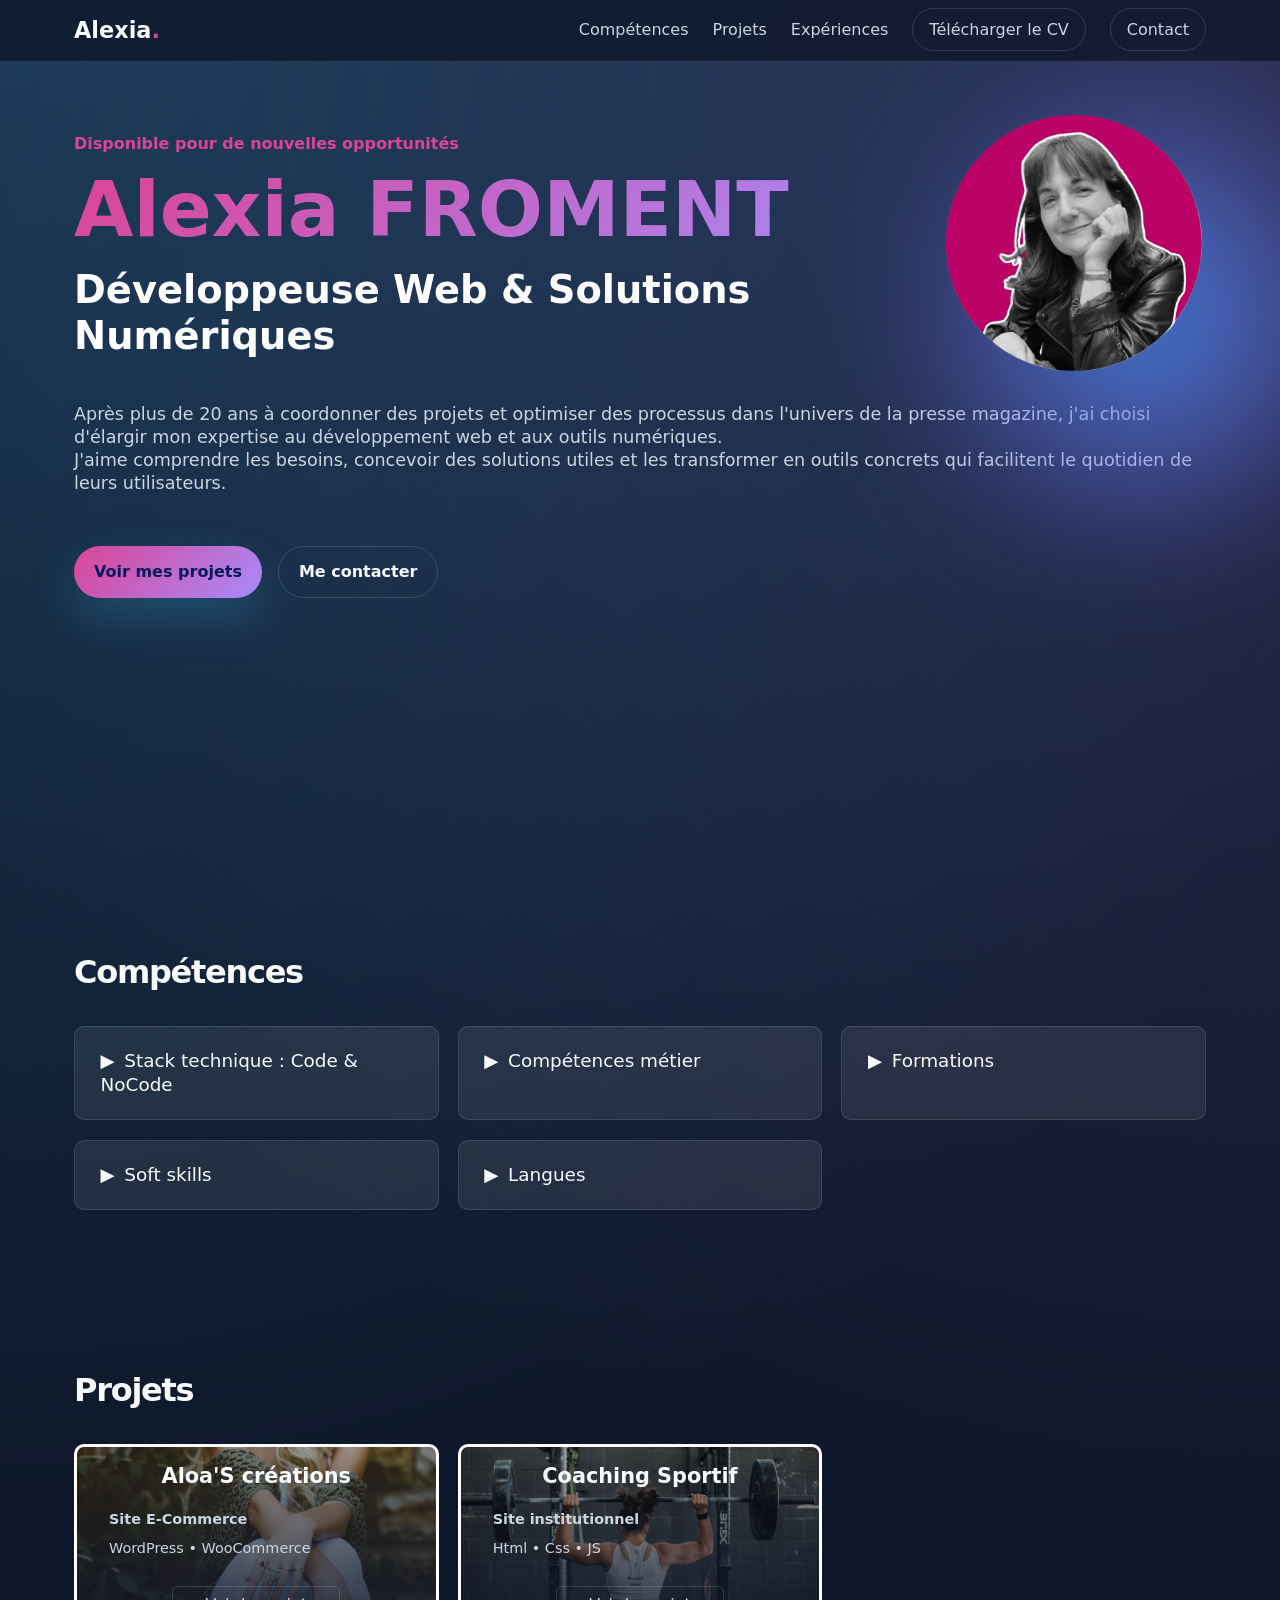
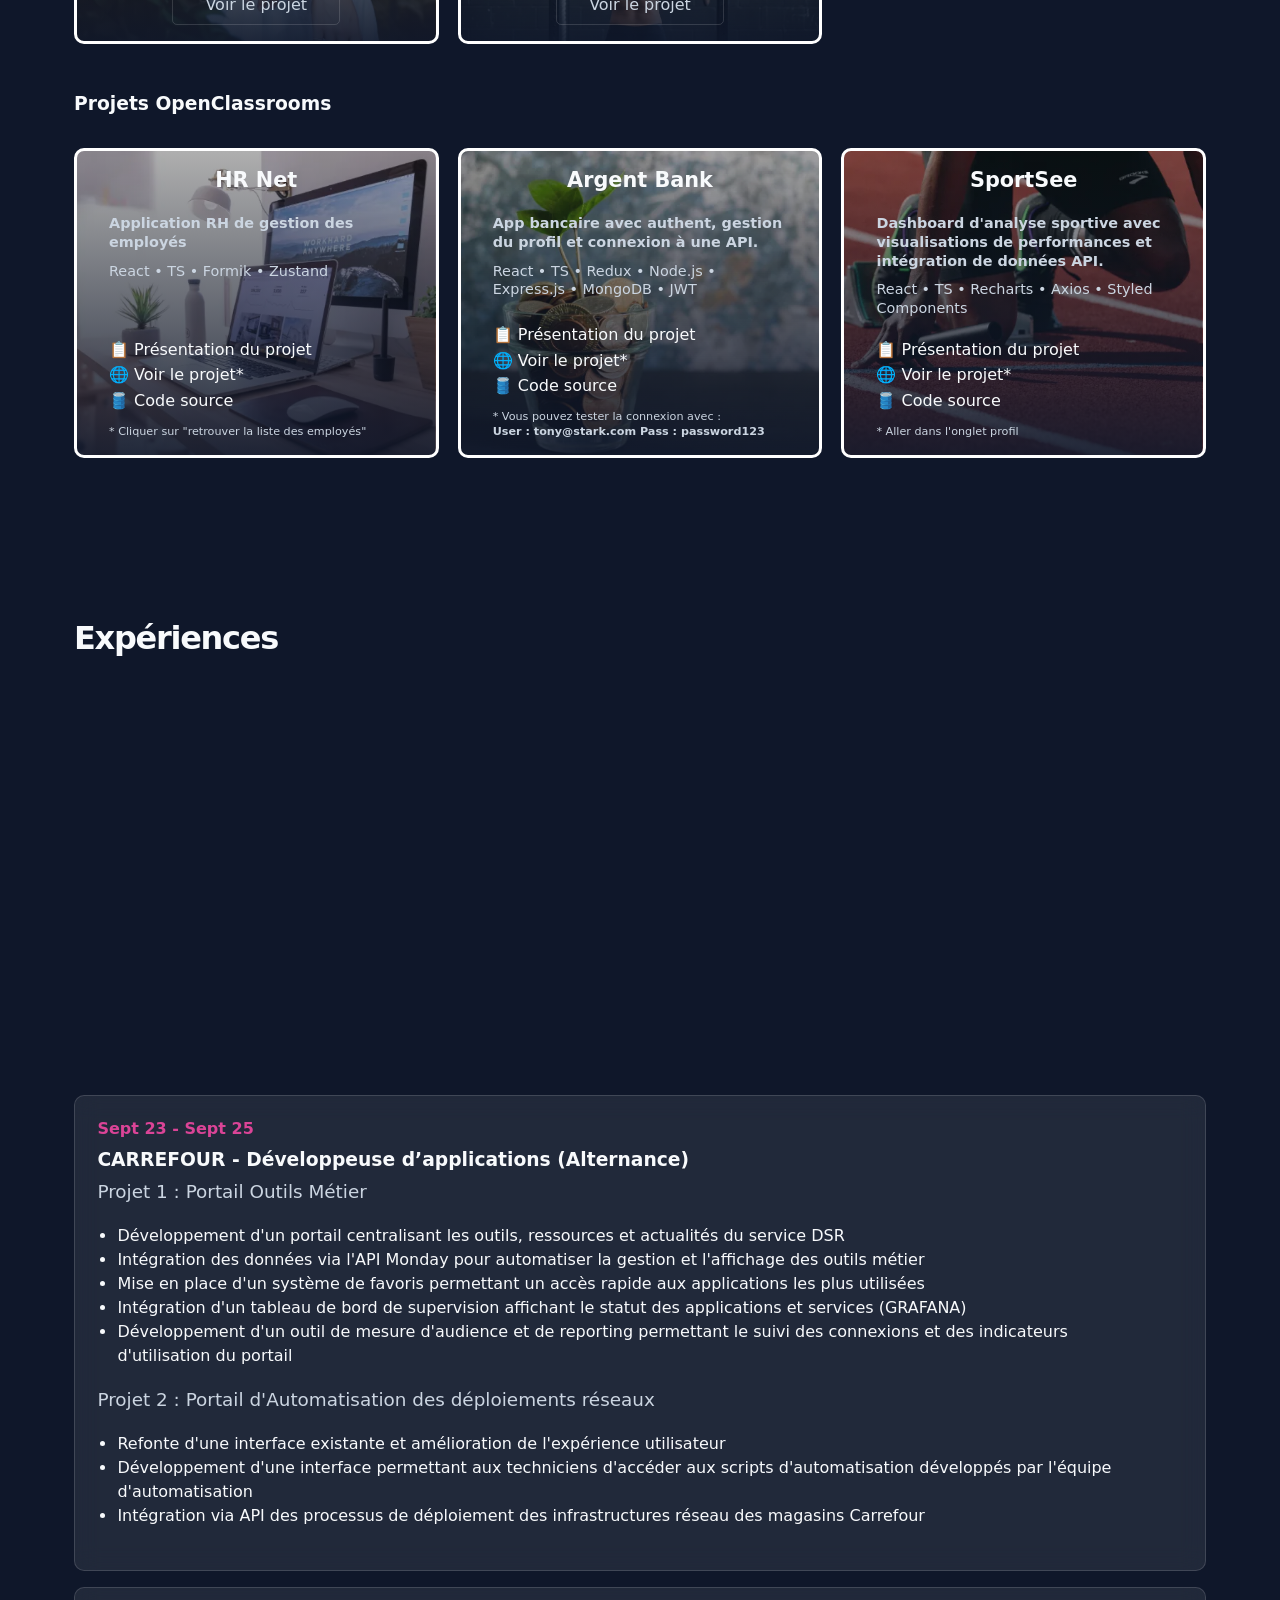
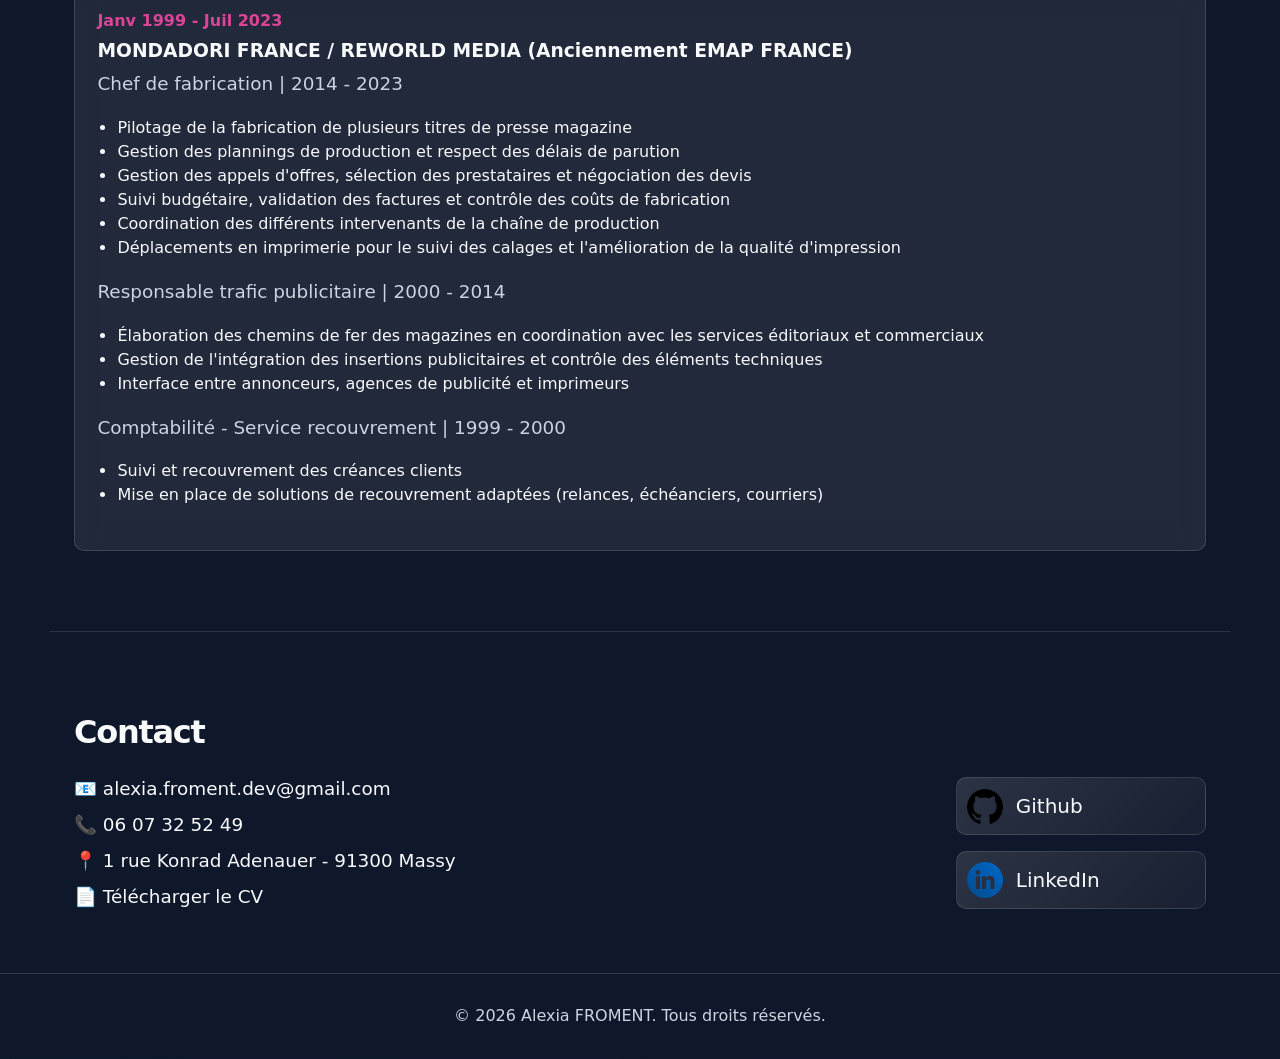
<file: index.html>
<!doctype html>
<html lang="fr">
  <head>
    <meta charset="UTF-8" />
    <meta name="viewport" content="width=device-width, initial-scale=1.0" />
    <title>CV Alexia FROMENT</title>
    <link rel="stylesheet" href="style.css" />
    <link rel="icon" type="image/png" href="./favicon.png" />
  </head>
  <body>
    <header class="header">
      <nav class="navbar">
        <a href="#" class="logo">Alexia<span>.</span></a>

        <button class="menu-toggle" id="menuToggle" aria-label="Ouvrir le menu">
          ☰
        </button>

        <ul class="nav-links" id="navLinks">
          <li><a href="#skills">Compétences</a></li>
          <li><a href="#projects">Projets</a></li>
          <li><a href="#experience">Expériences</a></li>
          <li>
            <a href="./src/Alexia-Froment-CV.pdf" download class="nav-cta">
              Télécharger le CV
            </a>
          </li>
          <li><a href="#contact" class="nav-cta">Contact</a></li>
        </ul>
      </nav>
    </header>

    <main>
      <section class="hero">
        <div class="hero-grid">
          <div class="hero-content">
            <p class="eyebrow">Disponible pour de nouvelles opportunités</p>
            <h1>
              <span class="hero-name">Alexia FROMENT</span>
              <span class="hero-job">
                Développeuse Web & Solutions Numériques
              </span>
            </h1>
          </div>
          <div class="hero-image">
            <img src="./src/Alexia FROMENT.webp" alt="Portrait professionnel" />
          </div>
        </div>

        <p class="hero-text">
          Après plus de 20 ans à coordonner des projets et optimiser des
          processus dans l'univers de la presse magazine, j'ai choisi d'élargir
          mon expertise au développement web et aux outils numériques.<br />

          J'aime comprendre les besoins, concevoir des solutions utiles et les
          transformer en outils concrets qui facilitent le quotidien de leurs
          utilisateurs.
        </p>
        <div class="hero-actions">
          <a href="#projects" class="btn primary">Voir mes projets</a>
          <a href="#contact" class="btn secondary">Me contacter</a>
        </div>
      </section>

      <section id="skills" class="section">
        <h2>Compétences</h2>

        <div class="skills-accordion">
          <details >
            <summary>Stack technique : Code & NoCode</summary>
            <ul>
              <li>Notion</li>
              <li>N8N</li>
              <li>WordPress</li>
              <li>WooCommerce</li>
              <li>ChatGPT / Claude</li>
              <li>HTML / CSS / JS / TS</li>
              <li>Bootstrap / TailwindCSS</li>
              <li>React</li>
              <li>Node.js</li>
              <li>API REST</li>
            </ul>
          </details>

          <details>
            <summary>Compétences métier</summary>
            <ul>
              <li>Analyse des besoins</li>
              <li>Conception de solutions numériques</li>
              <li>Automatisation et optimisation des processus</li>
              <li>Gestion de projet</li>
              <li>Coordination et planification</li>
              <li>Documentation technique</li>
            </ul>
          </details>

          <details>
            <summary>Formations</summary>
            <ul>
              <li>2025 : Bootcamp freelance NoCode - Kréa City</li>
              <li>
                2025 : Développeur d’applications JS React - OpenClassrooms
              </li>
              <li>2023 : Dev Web - OpenClassrooms</li>
              <li>2020 : WordPress et outils associés - LiveMentor</li>
              <li>1999 : BTS Actions Commerciales - Négocia CCIP</li>
            </ul>
          </details>

          <details>
            <summary>Soft skills</summary>
            <ul>
              <li>Curiosité et apprentissage continu</li>
              <li>Esprit d’équipe</li>
              <li>Autonomie</li>
              <li>Organisée</li>
              <li>Esprit d’analyse</li>
            </ul>
          </details>

          <details>
            <summary>Langues</summary>
            <ul>
              <li>Français : langue maternelle</li>
              <li>Anglais : B2</li>
            </ul>
          </details>
        </div>
      </section>

      <section id="projects" class="section">
        <h2>Projets</h2>
        <div class="project-grid">
          <article class="project-card project-img project-aloa">
            <h3>Aloa'S créations</h3>
            <span class="project-wording">Site E-Commerce </span>
            <span>WordPress • WooCommerce</span>

            <a
              class="project-btn"
              href="https://www.aloascreations.fr"
              target="_blank">
              Voir le projet
            </a>
          </article>
          <article class="project-card project-img project-rom1">
            <h3>Coaching Sportif</h3>
            <span class="project-wording">Site institutionnel </span>
            <span>Html • Css • JS</span>

            <a
              class="project-btn"
              href="https://www.coachingromainfroment.fr/"
              target="_blank">
              Voir le projet
            </a>
          </article>
        </div>
        <h3 class="project-oc">Projets OpenClassrooms</h3>
        <div class="project-grid">
          <article class="project-card-oc project-img project-p14">
            <h3>HR Net</h3>
            <span class="project-wording"
              >Application RH de gestion des employés
            </span>
            <span>React • TS • Formik • Zustand </span>
            <div class="project-links">
              <a href="./src/hrnet.webp" target="_blank" class="project-link">
                📋 Présentation du projet
              </a>
              <a
                href="https://alexiafroment.github.io/P14_HRNet/"
                target="_blank"
                class="project-link">
                🌐 Voir le projet*
              </a>
              <a
                href="https://github.com/AlexiaFroment/P14_HRNet"
                target="_blank"
                class="project-link">
                🛢️ Code source
              </a>
              <span class="project-note"
              >* Cliquer sur "retrouver la liste des employés"</b
              >
            </span>
            </div>
          </article>
          <article class="project-card-oc project-img project-p13">
            <h3>Argent Bank</h3>
            <span class="project-wording"
              >App bancaire avec authent, gestion du profil et connexion à une
              API.
            </span>
            <span class="project-stack"
              >React • TS • Redux • Node.js • Express.js • MongoDB • JWT
            </span>

            <div class="project-links">
              <a
                href="./src/argentbank.webp"
                target="_blank"
                class="project-link">
                📋 Présentation du projet
              </a>
              <a
                href="https://alexiafroment.github.io/P13_ArgentBank/"
                target="_blank"
                class="project-link">
                🌐 Voir le projet*
              </a>
              <a
                href="https://github.com/AlexiaFroment/P13_ArgentBank"
                target="_blank"
                class="project-link">
                🛢️ Code source
              </a>
              <span class="project-note"
                >* Vous pouvez tester la connexion avec : <br /><b
                  >User : tony@stark.com Pass : password123</b
                >
              </span>
            </div>
          </article>
          <article class="project-card-oc project-img project-p12">
            <h3>SportSee</h3>
            <span class="project-wording"
              >Dashboard d'analyse sportive avec visualisations de performances
              et intégration de données API.
            </span>
            <span class="project-stack"
              >React • TS • Recharts • Axios • Styled Components
            </span>

            <div class="project-links">
              <a
                href="./src/sportsee.webp"
                target="_blank"
                class="project-link">
                📋 Présentation du projet
              </a>
              <a
                href="https://alexiafroment.github.io/P12_SportSee/"
                target="_blank"
                class="project-link">
                🌐 Voir le projet*
              </a>
              <a
                href="https://github.com/AlexiaFroment/P12_SportSee"
                target="_blank"
                class="project-link">
                🛢️ Code source
              </a>
              <span class="project-note"
               >* Aller dans l'onglet profil</b
               >
             </span>
            </div>
          </article>
        </div>
      </section>

      <section id="experience" class="section">
        <h2>Expériences</h2>

        <div class="timeline">
          <div class="timeline-item">
            <span>2018 - Aujourd’hui</span>
            <h3>
              ALOA'S CREATIONS - Création et développement d'une activité
              E-Commerce
            </h3>
            <p>
              Activité développée en parallèle d'un parcours salarié jusqu'en
              2025, puis exercée à temps plein depuis septembre 2025.<br />
              E-Commerce spécialisé dans la fabrication de bracelet de montre
              sur mesure.
            </p>
            <div class="timeline-details">
              <ul>
                <li>
                  Conception, développement et administration du site e-commerce
                </li>
                <li>
                  Refonte et évolution continue de l'écosystème web (Jimdo puis
                  Wordpress)
                </li>
                <li>
                  Mise en place de la communication digitale (réseaux sociaux,
                  newsletter, actions de fidélisation)
                </li>
                <li>Gestion de la relation client et du suivi des commandes</li>
                <li>Pilotage administratif et financier de l'activité</li>
                <li>
                  Conception et fabrication artisanale de bracelets de montre
                  sur mesure
                </li>
                <li>
                  Développement et enrichissement continu du catalogue produit
                  (plus de 200 références)
                </li>
              </ul>
            </div>
          </div>

          <div class="timeline-item">
            <span>Sept 23 - Sept 25</span>
            <h3>CARREFOUR - Développeuse d’applications (Alternance)</h3>
            <p>Projet 1 : Portail Outils Métier</p>
            <div class="timeline-details">
              <ul>
                <li>
                  Développement d'un portail centralisant les outils, ressources
                  et actualités du service DSR
                </li>
                <li>
                  Intégration des données via l'API Monday pour automatiser la
                  gestion et l'affichage des outils métier
                </li>
                <li>
                  Mise en place d'un système de favoris permettant un accès
                  rapide aux applications les plus utilisées
                </li>
                <li>
                  Intégration d'un tableau de bord de supervision affichant le
                  statut des applications et services (GRAFANA)
                </li>
                <li>
                  Développement d'un outil de mesure d'audience et de reporting
                  permettant le suivi des connexions et des indicateurs
                  d'utilisation du portail
                </li>
              </ul>
            </div>
            <p>Projet 2 : Portail d'Automatisation des déploiements réseaux</p>
            <div class="timeline-details">
              <ul>
                <li>
                  Refonte d'une interface existante et amélioration de
                  l'expérience utilisateur
                </li>
                <li>
                  Développement d'une interface permettant aux techniciens
                  d'accéder aux scripts d'automatisation développés par l'équipe
                  d'automatisation
                </li>
                <li>
                  Intégration via API des processus de déploiement des
                  infrastructures réseau des magasins Carrefour
                </li>
              </ul>
            </div>
          </div>
          <div class="timeline-item">
            <span>Janv 1999 - Juil 2023</span>
            <h3>MONDADORI FRANCE / REWORLD MEDIA (Anciennement EMAP FRANCE)</h3>
            <p>Chef de fabrication | 2014 - 2023</p>
            <div class="timeline-details">
              <ul>
                <li>
                  Pilotage de la fabrication de plusieurs titres de presse
                  magazine
                </li>
                <li>
                  Gestion des plannings de production et respect des délais de
                  parution
                </li>
                <li>
                  Gestion des appels d'offres, sélection des prestataires et
                  négociation des devis
                </li>
                <li>
                  Suivi budgétaire, validation des factures et contrôle des
                  coûts de fabrication
                </li>
                <li>
                  Coordination des différents intervenants de la chaîne de
                  production
                </li>
                <li>
                  Déplacements en imprimerie pour le suivi des calages et
                  l'amélioration de la qualité d'impression
                </li>
              </ul>
            </div>
            <p>Responsable trafic publicitaire | 2000 - 2014</p>
            <div class="timeline-details">
              <ul>
                <li>
                  Élaboration des chemins de fer des magazines en coordination
                  avec les services éditoriaux et commerciaux
                </li>
                <li>
                  Gestion de l'intégration des insertions publicitaires et
                  contrôle des éléments techniques
                </li>
                <li>
                  Interface entre annonceurs, agences de publicité et imprimeurs
                </li>
              </ul>
            </div>
            <p>Comptabilité - Service recouvrement | 1999 - 2000</p>
            <div class="timeline-details">
              <ul>
                <li>Suivi et recouvrement des créances clients</li>
                <li>
                  Mise en place de solutions de recouvrement adaptées (relances,
                  échéanciers, courriers)
                </li>
              </ul>
            </div>
          </div>
        </div>
      </section>

      <section id="contact" class="section contact">
        <h2>Contact</h2>

        <div class="contact-grid">
          <div class="contact-info">
            <p>
              📧
              <a href="mailto:alexia.froment.dev@gmail.com" target="_blank"> alexia.froment.dev@gmail.com </a>
            </p>

            <p>
              📞
              <a href="tel:+33607325249"> 06 07 32 52 49 </a>
            </p>

            <p>📍 1 rue Konrad Adenauer - 91300 Massy</p>
            <p>
              📄
              <a href="./src/Alexia-Froment-CV.pdf" download>
                Télécharger le CV
              </a>
            </p>
          </div>

          <div class="contact-social">
            <a
              href="https://github.com/AlexiaFroment"
              class="social-link"
              target="_blank">
              <img src="./src/github.webp" alt="Github" />
              <span>Github</span>
            </a>

            <a
              href="http://linkedin.com/in/alexia-froment-886241257/"
              class="social-link"
              target="_blank">
              <img src="./src/linkedin.webp" alt="LinkedIn" />
              <span>LinkedIn</span>
            </a>
          </div>
        </div>
      </section>
    </main>

    <footer class="footer">
      <p>© 2026 Alexia FROMENT. Tous droits réservés.</p>
    </footer>

    <script src="script.js"></script>
  </body>
</html>
</file>
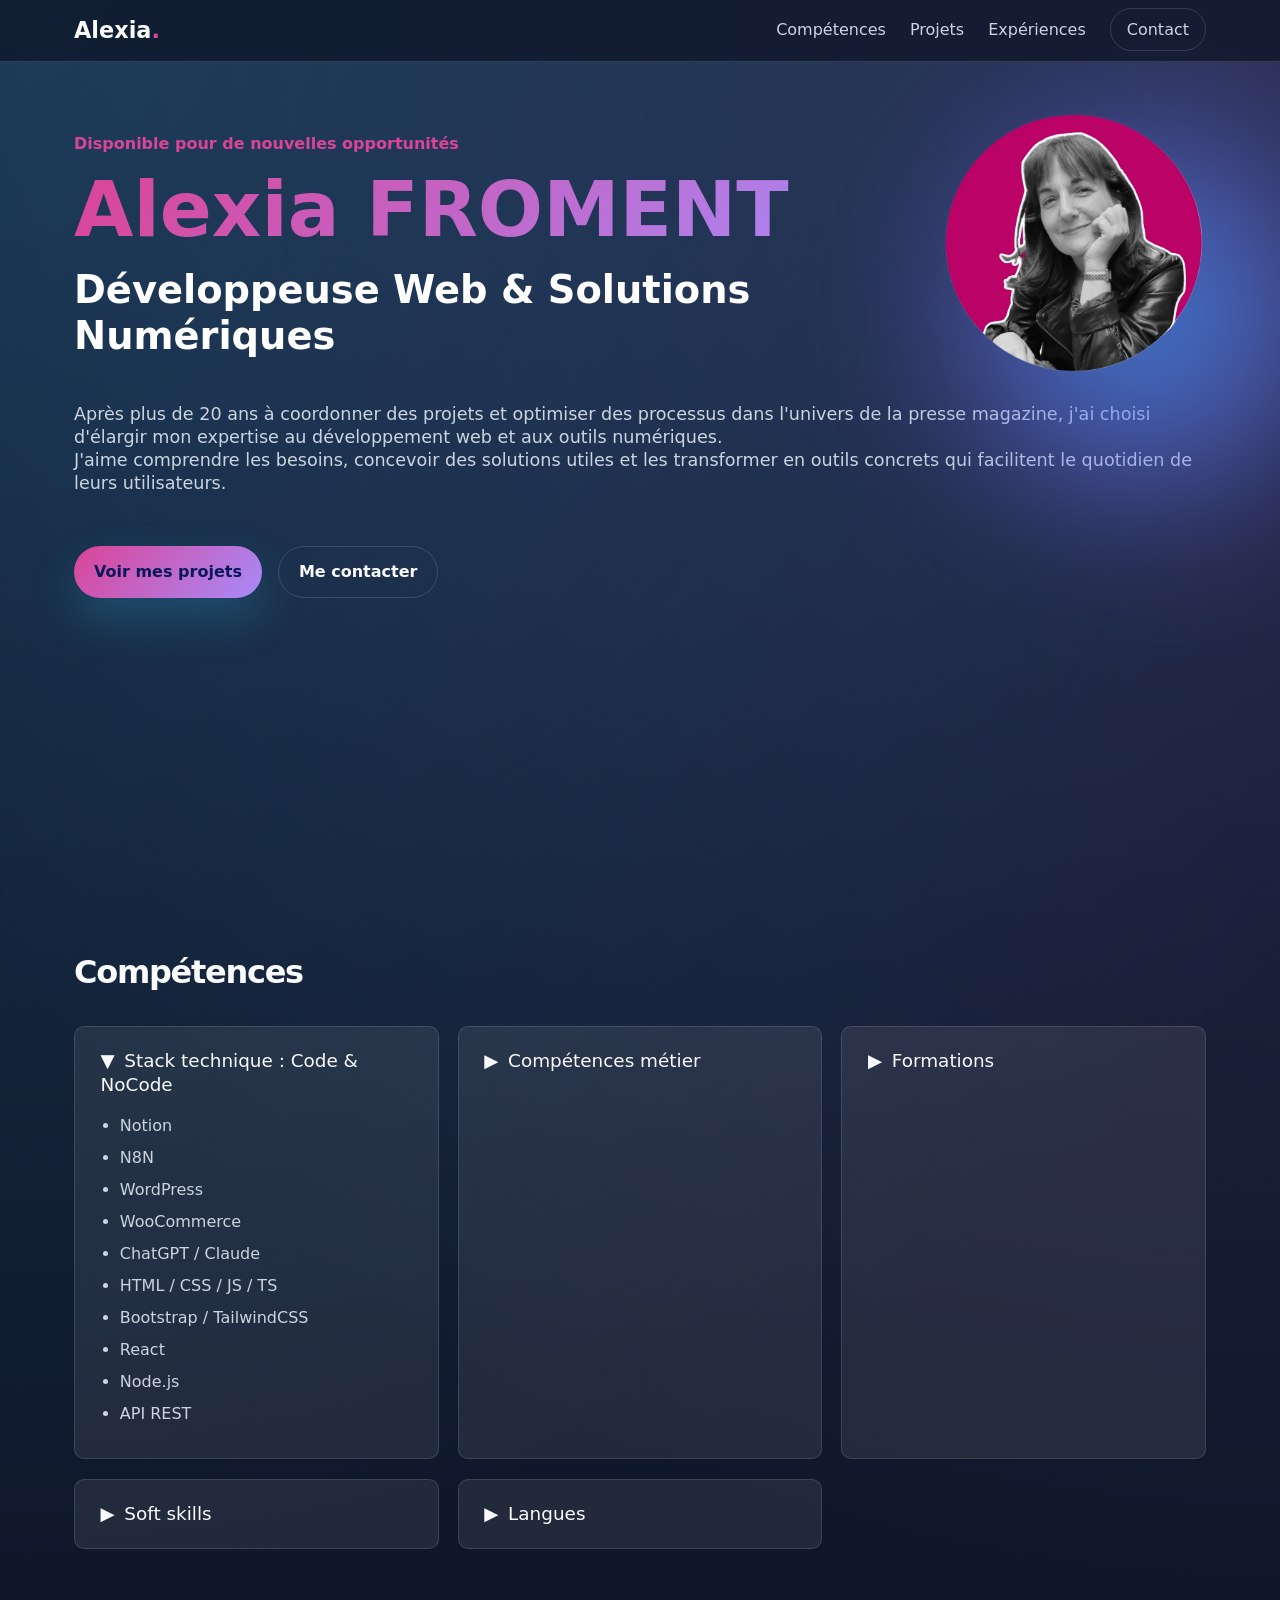
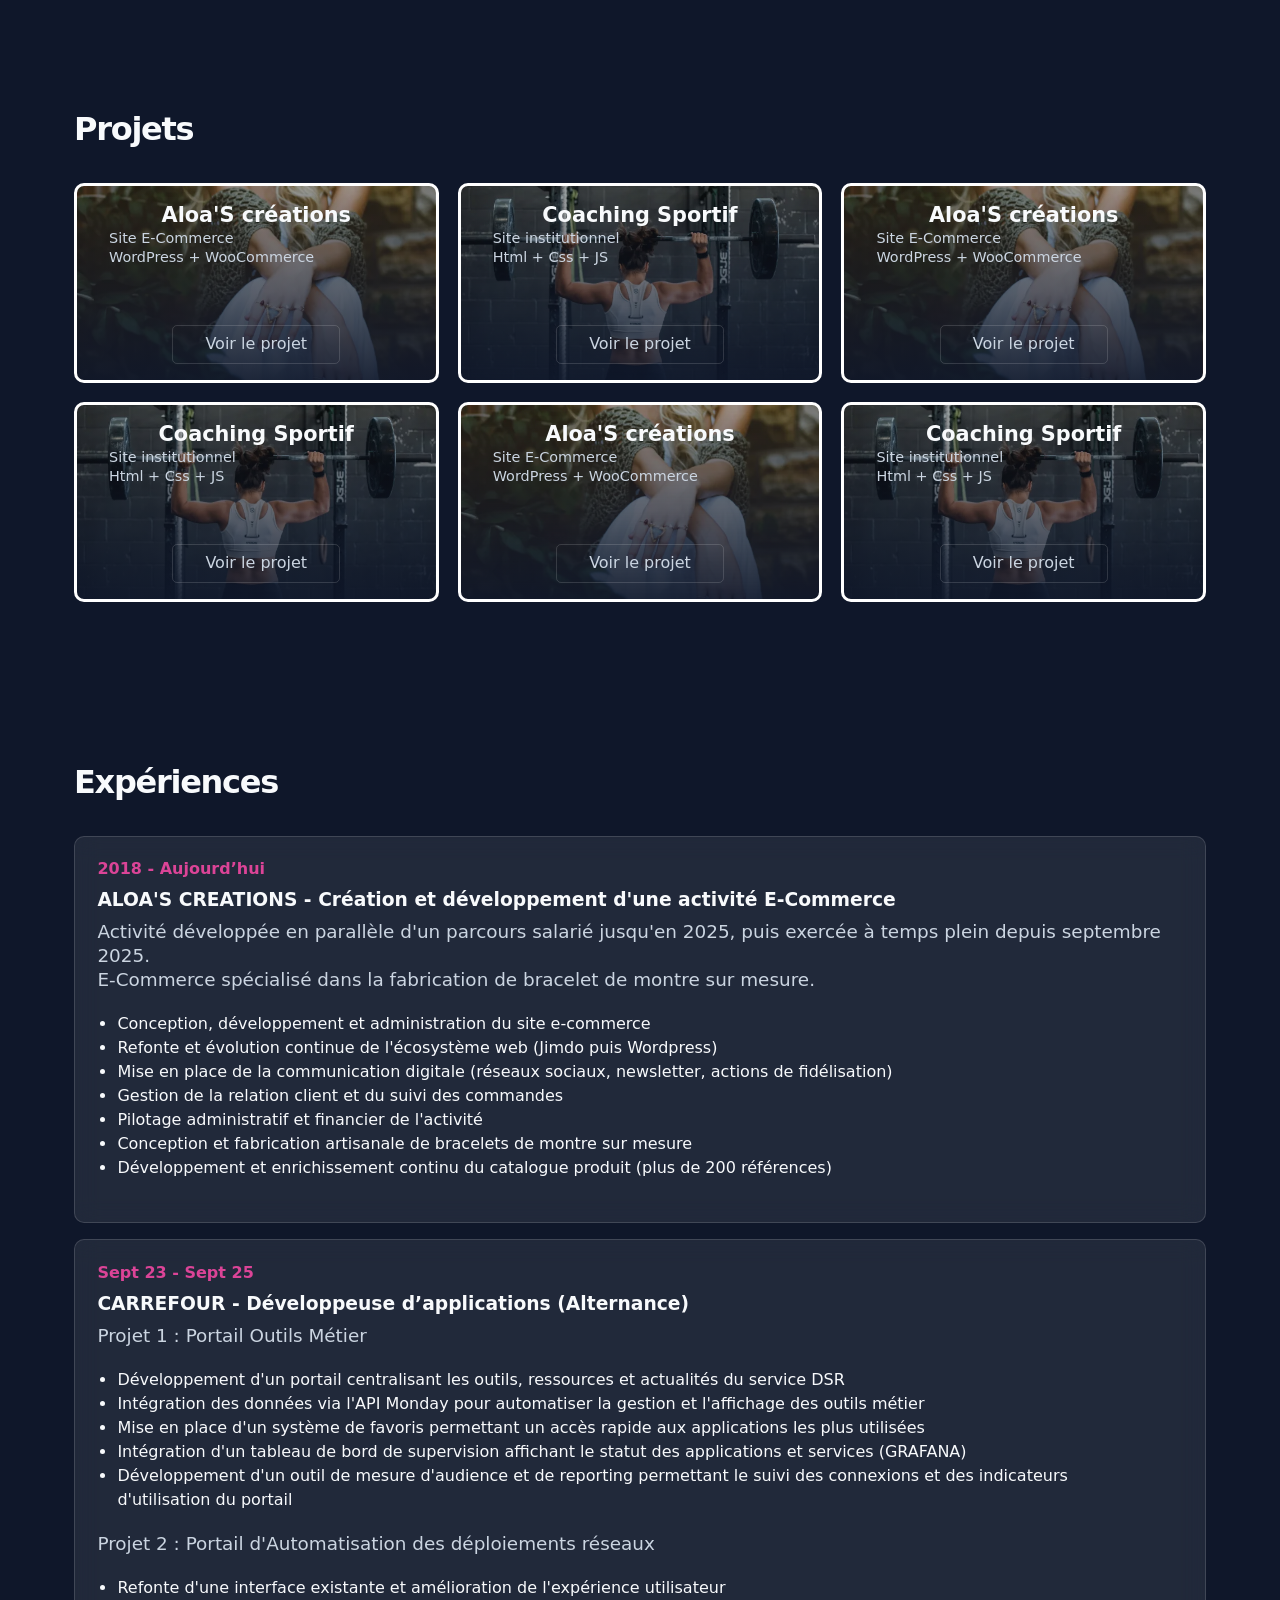
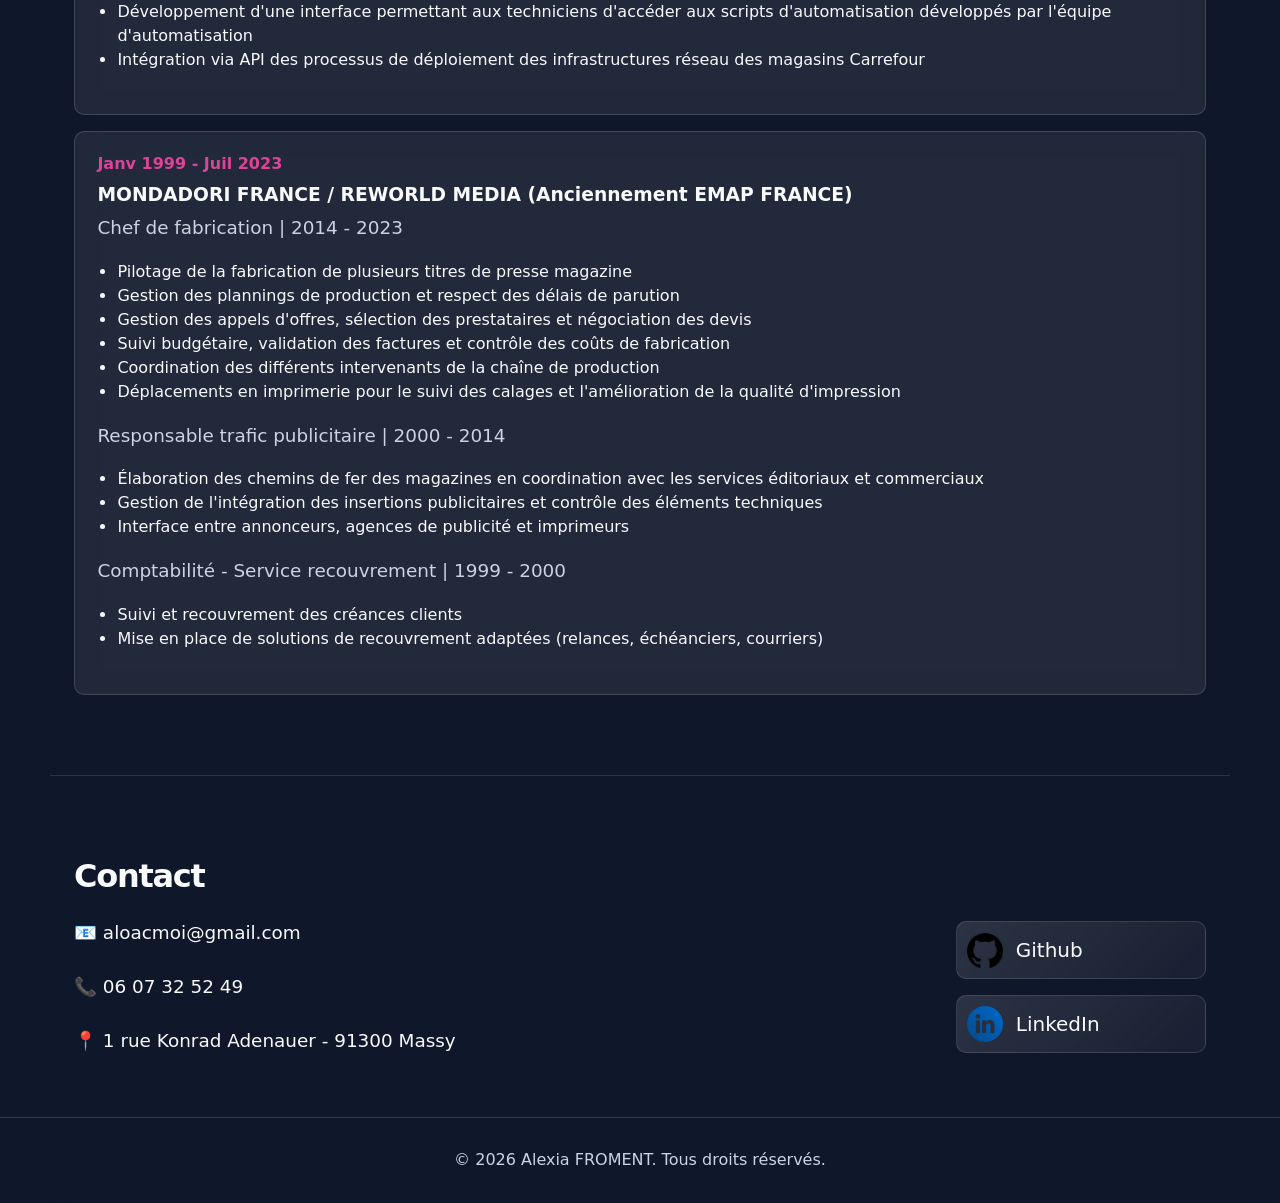
<file: cv.html>
<!doctype html>
<html lang="fr">
  <head>
    <meta charset="UTF-8" />
    <meta name="viewport" content="width=device-width, initial-scale=1.0" />
    <title>CV en ligne - Alexia FROMENT</title>
    <link rel="stylesheet" href="style.css" />
  </head>
  <body>
    <header class="header">
      <nav class="navbar">
        <a href="#" class="logo">Alexia<span>.</span></a>

        <button class="menu-toggle" id="menuToggle" aria-label="Ouvrir le menu">
          ☰
        </button>

        <ul class="nav-links" id="navLinks">
          <li><a href="#skills">Compétences</a></li>
          <li><a href="#projects">Projets</a></li>
          <li><a href="#experience">Expériences</a></li>
          <li><a href="#contact" class="nav-cta">Contact</a></li>
        </ul>
      </nav>
    </header>

    <main>
      <section class="hero">
        <div class="hero-grid">
          <div class="hero-content">
            <p class="eyebrow">Disponible pour de nouvelles opportunités</p>
            <h1>
              <span class="hero-name">Alexia FROMENT</span>
              <span class="hero-job">
                Développeuse Web & Solutions Numériques
              </span>
            </h1>
          </div>
          <div class="hero-image">
            <img src="./Alexia FROMENT.webp" alt="Portrait professionnel" />
          </div>
        </div>

        <p class="hero-text">
          Après plus de 20 ans à coordonner des projets et optimiser des
          processus dans l'univers de la presse magazine, j'ai choisi d'élargir
          mon expertise au développement web et aux outils numériques.<br />

          J'aime comprendre les besoins, concevoir des solutions utiles et les
          transformer en outils concrets qui facilitent le quotidien de leurs
          utilisateurs.
        </p>
        <div class="hero-actions">
          <a href="#projects" class="btn primary">Voir mes projets</a>
          <a href="#contact" class="btn secondary">Me contacter</a>
        </div>
      </section>

      <section id="skills" class="section">
        <h2>Compétences</h2>

        <div class="skills-accordion">
          <details open>
            <summary>Stack technique : Code & NoCode</summary>
            <ul>
              <li>Notion</li>
              <li>N8N</li>
              <li>WordPress</li>
              <li>WooCommerce</li>
              <li>ChatGPT / Claude</li>
              <li>HTML / CSS / JS / TS</li>
              <li>Bootstrap / TailwindCSS</li>
              <li>React</li>
              <li>Node.js</li>
              <li>API REST</li>
            </ul>
          </details>

          <details>
            <summary>Compétences métier</summary>
            <ul>
              <li>Analyse des besoins</li>
              <li>Conception de solutions numériques</li>
              <li>Automatisation et optimisation des processus</li>
              <li>Gestion de projet</li>
              <li>Coordination et planification</li>
              <li>Tests fonctionnels</li>
              <li>Documentation technique</li>
            </ul>
          </details>

          <details>
            <summary>Formations</summary>
            <ul>
              <li>2025 : Bootcamp freelance NoCode - Kréa City</li>
              <li>
                2025 : Développeur d’applications JS React - OpenClassrooms
              </li>
              <li>2023 : Dev Web - OpenClassrooms</li>
              <li>2020 : WordPress et outils associés - LiveMentor</li>
              <li>1999 : BTS Actions Commerciales - Négocia CCIP</li>
            </ul>
          </details>

          <details>
            <summary>Soft skills</summary>
            <ul>
              <li>Curiosité et apprentissage continu</li>
              <li>Esprit d’équipe</li>
              <li>Autonomie</li>
              <li>Organisation</li>
              <li>Esprit d’analyse</li>
            </ul>
          </details>

          <details>
            <summary>Langues</summary>
            <ul>
              <li>Français : langue maternelle</li>
              <li>Anglais : B2</li>
            </ul>
          </details>
        </div>
      </section>

      <section id="projects" class="section">
        <h2>Projets</h2>
        <div class="project-grid">
          <article class="project-card project-img project-aloa">
            <h3>Aloa'S créations</h3>
            <span>Site E-Commerce </span>
            <span>WordPress + WooCommerce</span>

            <a
              class="project-btn"
              href="https://www.aloascreations.fr"
              target="_blank">
              Voir le projet
            </a>
          </article>
          <article class="project-card project-img project-rom1">
            <h3>Coaching Sportif</h3>
            <span>Site institutionnel </span>
            <span>Html + Css + JS</span>

            <a
              class="project-btn"
              href="https://www.coachingromainfroment.fr/"
              target="_blank">
              Voir le projet
            </a>
          </article>
          <article class="project-card project-img project-aloa">
            <h3>Aloa'S créations</h3>
            <span>Site E-Commerce </span>
            <span>WordPress + WooCommerce</span>

            <a
              class="project-btn"
              href="https://www.aloascreations.fr"
              target="_blank">
              Voir le projet
            </a>
          </article>
          <article class="project-card project-img project-rom1">
            <h3>Coaching Sportif</h3>
            <span>Site institutionnel </span>
            <span>Html + Css + JS</span>

            <a
              class="project-btn"
              href="https://www.coachingromainfroment.fr/"
              target="_blank">
              Voir le projet
            </a>
          </article>
          <article class="project-card project-img project-aloa">
            <h3>Aloa'S créations</h3>
            <span>Site E-Commerce </span>
            <span>WordPress + WooCommerce</span>

            <a
              class="project-btn"
              href="https://www.aloascreations.fr"
              target="_blank">
              Voir le projet
            </a>
          </article>
          <article class="project-card project-img project-rom1">
            <h3>Coaching Sportif</h3>
            <span>Site institutionnel </span>
            <span>Html + Css + JS</span>

            <a
              class="project-btn"
              href="https://www.coachingromainfroment.fr/"
              target="_blank">
              Voir le projet
            </a>
          </article>
        </div>
      </section>

      <section id="experience" class="section">
        <h2>Expériences</h2>

        <div class="timeline">
          <div class="timeline-item">
            <span>2018 - Aujourd’hui</span>
            <h3>
              ALOA'S CREATIONS - Création et développement d'une activité
              E-Commerce
            </h3>
            <p>
              Activité développée en parallèle d'un parcours salarié jusqu'en
              2025, puis exercée à temps plein depuis septembre 2025.<br />
              E-Commerce spécialisé dans la fabrication de bracelet de montre
              sur mesure.
            </p>
            <div class="timeline-details">
              <ul>
                <li>
                  Conception, développement et administration du site e-commerce
                </li>
                <li>
                  Refonte et évolution continue de l'écosystème web (Jimdo puis
                  Wordpress)
                </li>
                <li>
                  Mise en place de la communication digitale (réseaux sociaux,
                  newsletter, actions de fidélisation)
                </li>
                <li>Gestion de la relation client et du suivi des commandes</li>
                <li>Pilotage administratif et financier de l'activité</li>
                <li>
                  Conception et fabrication artisanale de bracelets de montre
                  sur mesure
                </li>
                <li>
                  Développement et enrichissement continu du catalogue produit
                  (plus de 200 références)
                </li>
              </ul>
            </div>
          </div>

          <div class="timeline-item">
            <span>Sept 23 - Sept 25</span>
            <h3>CARREFOUR - Développeuse d’applications (Alternance)</h3>
            <p>Projet 1 : Portail Outils Métier</p>
            <div class="timeline-details">
              <ul>
                <li>
                  Développement d'un portail centralisant les outils, ressources
                  et actualités du service DSR
                </li>
                <li>
                  Intégration des données via l'API Monday pour automatiser la
                  gestion et l'affichage des outils métier
                </li>
                <li>
                  Mise en place d'un système de favoris permettant un accès
                  rapide aux applications les plus utilisées
                </li>
                <li>
                  Intégration d'un tableau de bord de supervision affichant le
                  statut des applications et services (GRAFANA)
                </li>
                <li>
                  Développement d'un outil de mesure d'audience et de reporting
                  permettant le suivi des connexions et des indicateurs
                  d'utilisation du portail
                </li>
              </ul>
            </div>
            <p>Projet 2 : Portail d'Automatisation des déploiements réseaux</p>
            <div class="timeline-details">
              <ul>
                <li>
                  Refonte d'une interface existante et amélioration de
                  l'expérience utilisateur
                </li>
                <li>
                  Développement d'une interface permettant aux techniciens
                  d'accéder aux scripts d'automatisation développés par l'équipe
                  d'automatisation
                </li>
                <li>
                  Intégration via API des processus de déploiement des
                  infrastructures réseau des magasins Carrefour
                </li>
              </ul>
            </div>
          </div>
          <div class="timeline-item">
            <span>Janv 1999 - Juil 2023</span>
            <h3>MONDADORI FRANCE / REWORLD MEDIA (Anciennement EMAP FRANCE)</h3>
            <p>Chef de fabrication | 2014 - 2023</p>
            <div class="timeline-details">
              <ul>
                <li>
                  Pilotage de la fabrication de plusieurs titres de presse
                  magazine
                </li>
                <li>
                  Gestion des plannings de production et respect des délais de
                  parution
                </li>
                <li>
                  Gestion des appels d'offres, sélection des prestataires et
                  négociation des devis
                </li>
                <li>
                  Suivi budgétaire, validation des factures et contrôle des
                  coûts de fabrication
                </li>
                <li>
                  Coordination des différents intervenants de la chaîne de
                  production
                </li>
                <li>
                  Déplacements en imprimerie pour le suivi des calages et
                  l'amélioration de la qualité d'impression
                </li>
              </ul>
            </div>
            <p>Responsable trafic publicitaire | 2000 - 2014</p>
            <div class="timeline-details">
              <ul>
                <li>
                  Élaboration des chemins de fer des magazines en coordination
                  avec les services éditoriaux et commerciaux
                </li>
                <li>
                  Gestion de l'intégration des insertions publicitaires et
                  contrôle des éléments techniques
                </li>
                <li>
                  Interface entre annonceurs, agences de publicité et imprimeurs
                </li>
              </ul>
            </div>
            <p>Comptabilité - Service recouvrement | 1999 - 2000</p>
            <div class="timeline-details">
              <ul>
                <li>Suivi et recouvrement des créances clients</li>
                <li>
                  Mise en place de solutions de recouvrement adaptées (relances,
                  échéanciers, courriers)
                </li>
              </ul>
            </div>
          </div>
        </div>
      </section>

      <section id="contact" class="section contact">
        <h2>Contact</h2>

        <div class="contact-grid">
          <div class="contact-info">
            <p>
              📧
              <a href="mailto:aloacmoi@gmail.com"> aloacmoi@gmail.com </a>
            </p>

            <p>
              📞
              <a href="tel:+33600000000"> 06 07 32 52 49 </a>
            </p>

            <p>📍 1 rue Konrad Adenauer - 91300 Massy</p>
          </div>

          <div class="contact-social">
            <a
              href="https://github.com/AlexiaFroment"
              class="social-link"
              target="_blank">
              <img src="./github.webp" alt="Github" />
              <span>Github</span>
            </a>

            <a
              href="http://linkedin.com/in/alexia-froment-886241257/"
              class="social-link"
              target="_blank">
              <img src="./linkedin.webp" alt="LinkedIn" />
              <span>LinkedIn</span>
            </a>
          </div>
        </div>
      </section>
    </main>

    <footer class="footer">
      <p>© 2026 Alexia FROMENT. Tous droits réservés.</p>
    </footer>

    <script src="script.js"></script>
  </body>
</html>
</file>
<file: style.css>
:root {
  --bg: #0f172a;
  --bg-soft: #111c35;
  --card: rgba(255, 255, 255, 0.08);
  --text: #f8fafc;
  --muted: #cbd5e1;
  --primary: #db4497;
  --secondary: #a78bfa;
  --border: rgba(255, 255, 255, 0.14);
}

* {
  margin: 0;
  padding: 0;
  box-sizing: border-box;
}

html {
  scroll-behavior: smooth;
}

body {
  font-family:
    Inter,
    system-ui,
    -apple-system,
    BlinkMacSystemFont,
    sans-serif;
  background:
    radial-gradient(
      circle at top left,
      rgba(56, 189, 248, 0.2),
      transparent 35%
    ),
    radial-gradient(
      circle at top right,
      rgba(167, 139, 250, 0.18),
      transparent 35%
    ),
    var(--bg);
  color: var(--text);
  line-height: 1.3;
}

a {
  color: inherit;
  text-decoration: none;
}

.header {
  position: sticky;
  top: 0;
  z-index: 100;
  backdrop-filter: blur(18px);
  background: rgba(15, 23, 42, 0.78);
  border-bottom: 1px solid var(--border);
}

.navbar {
  max-width: 1180px;
  margin: auto;
  padding: 1rem 1.5rem;
  display: flex;
  justify-content: space-between;
  align-items: center;
}

.logo {
  font-size: 1.4rem;
  font-weight: 800;
}

.logo span {
  color: var(--primary);
}

.nav-links {
  display: flex;
  align-items: center;
  gap: 1.5rem;
  list-style: none;
}

.nav-links a {
  color: var(--muted);
  font-weight: 500;
  transition: color 0.3s ease;
}

.nav-links a:hover {
  color: var(--text);
}

.nav-cta {
  padding: 0.7rem 1rem;
  border: 1px solid var(--border);
  border-radius: 999px;
}

.menu-toggle {
  display: none;
  background: none;
  color: var(--text);
  border: none;
  font-size: 1.8rem;
  cursor: pointer;
}

.hero {
  max-width: 1180px;
  margin: auto;
  min-height: calc(100vh - 90px);
  padding: 3rem 1.5rem;
}

.hero-grid {
  display: grid;
  grid-template-columns: 1.5fr 0.5fr;
  align-items: center;
  gap: 4rem;
}

.eyebrow {
  display: inline-block;
  margin-bottom: 1.2rem;
  color: var(--primary);
  font-weight: 700;
}

.hero h1 {
  display: flex;
  flex-direction: column;
  line-height: 0.95;
}

.hero-name {
  font-size: clamp(4rem, 6vw, 7rem);
  font-weight: 800;
  background: linear-gradient(135deg, var(--primary), var(--secondary));
  -webkit-background-clip: text;
  color: transparent;
  padding-bottom: 20px;
}

.hero-job {
  font-size: clamp(2rem, 3vw, 4rem);
  font-weight: 700;
  color: #ffffff;
  line-height: 1.2;
}

.hero-text {
  color: var(--muted);
  font-size: 1.1rem;
  padding: 20px 0px;
}

.hero-actions {
  margin-top: 2rem;
  display: flex;
  gap: 1rem;
  flex-wrap: wrap;
}

.btn {
  display: inline-flex;
  align-items: center;
  justify-content: center;
  padding: 0.9rem 1.25rem;
  border-radius: 999px;
  font-weight: 700;
  transition:
    transform 0.3s ease,
    box-shadow 0.3s ease;
}

.btn:hover {
  transform: translateY(-3px);
}

.primary {
  background: linear-gradient(135deg, var(--primary), var(--secondary));
  color: #09185b;
  box-shadow: 0 20px 45px rgba(56, 189, 248, 0.22);
}

.secondary {
  border: 1px solid var(--border);
  color: var(--text);
}

.hero-image {
  position: relative;
  /* overflow: hidden; */
}

.hero-image::before {
  content: "";
  position: absolute;

  width: 410px;
  height: 410px;

  border-radius: 50%;

  background: radial-gradient(circle, #00bfff 0%, #7b68ee 45%, transparent 75%);

  filter: blur(80px);

  opacity: 0.7;

  z-index: 0;
}

.hero-image img {
  position: relative;
  width: 100%;

  object-fit: cover;
}

.section {
  max-width: 1180px;
  margin: auto;
  padding: 5rem 1.5rem;
}

.section h2 {
  font-size: clamp(1.8rem, 2.5vw, 2.5rem);
  margin-bottom: 1.5rem;
  letter-spacing: -0.04em;
}

.section > p {
  color: var(--muted);
  max-width: 720px;
}

.skills-accordion,
.project-grid {
  display: grid;
  grid-template-columns: 1fr 1fr 1fr;
  gap: 1.2rem;
  margin-top: 2rem;
}

.skills-accordion details {
  background: rgba(255, 255, 255, 0.08);
  border: 1px solid rgba(255, 255, 255, 0.12);
  border-radius: 10px;
  padding: 1.4rem 1.6rem;
  transition: 0.3s ease;
}

.skills-accordion summary {
  cursor: pointer;
  font-size: 1.15rem;
  font-weight: 500;
  color: var(--text);
}

.skills-accordion summary {
  list-style: none;
}

.skills-accordion summary::-webkit-details-marker {
  display: none;
}

.skills-accordion summary::before {
  content: "▶";
  margin-right: 0.6rem;
}

.skills-accordion details[open] summary::before {
  content: "▼";
}

.skills-accordion ul {
  margin-top: 1.2rem;
  padding-left: 1.2rem;
  color: var(--muted);
}

.skills-accordion li {
  margin-bottom: 0.7rem;
}

@media (max-width: 850px) {
  .skills-accordion {
    grid-template-columns: 1fr;
  }
}

.project-card h3,
.project-card-oc h3 {
  font-size: 1.3rem;
  font-weight: 600;
  margin: 0 auto;
}

.project-card span,
.project-card-oc span {
  color: var(--muted);
  font-size: 0.9rem;
}

.project-card,
.project-card-oc {
  padding: 1rem 2rem;
  display: flex;
  flex-direction: column;
  border-radius: 10px;
}

.project-card {
  height: 200px;
}
.project-oc {
  margin-top: 3rem;
  margin-bottom: 0rem;
}

.project-card-oc {
  height: 310px;
}

.project-img {
  background-size: cover;
  background-position: center;
  border: 3px solid white;
  border-radius: 10px;
}

.project-aloa {
  background-image:
    linear-gradient(rgba(25, 25, 25, 0.35), rgba(15, 23, 42, 0.92)),
    url("./src/aloa-project.webp");
}

.project-rom1 {
  background-image:
    linear-gradient(rgba(25, 25, 25, 0.35), rgba(15, 23, 42, 0.92)),
    url("./src/coaching-project.webp");
}
.project-p14 {
  background-image:
    linear-gradient(rgba(25, 25, 25, 0.35), rgba(15, 23, 42, 0.92)),
    url("./src/p14-project.webp");
}
.project-p13 {
  background-image:
    linear-gradient(rgba(25, 25, 25, 0.35), rgba(15, 23, 42, 0.92)),
    url("./src/p13-project.webp");
}
.project-p12 {
  background-image:
    linear-gradient(rgba(25, 25, 25, 0.35), rgba(15, 23, 42, 0.92)),
    url("./src/p12-project.webp");
}

.project-wording {
  padding: 20px 0 10px 0;
  font-weight: 600;
}

.project-links {
  display: flex;
  flex-direction: column;
  margin-top: auto;
  gap: 0.3rem;
}
.project-link:hover {
  transform: scale(1.05);
}
.project-btn {
  align-self: center;
  display: inline-block;
  margin-top: auto;
  padding: 0.5rem 2rem;
  border-radius: 5px;
  border: 1px solid var(--border);
  color: var(--muted);
  font-weight: 500;
  text-decoration: none;
  transition: 0.3s ease;
}

.project-btn:hover {
  transform: translateY(-2px);
  border-color: var(--primary);
  box-shadow: 0 20px 45px rgba(56, 189, 248, 0.18);
}
.project-card-oc .project-note {
  font-size: 0.7rem;
  margin-top: 0.5rem;
}

.timeline {
  display: grid;
  gap: 1rem;
  margin-top: 2rem;
}

.timeline-item {
  display: flex;
  flex-direction: column;
  background: var(--card);
  border: 1px solid var(--border);
  border-radius: 10px;
  padding: 1.4rem;
  backdrop-filter: blur(12px);
}

.timeline-item span {
  color: var(--primary);
  font-weight: 700;
}

.timeline-item h3 {
  margin: 0.5rem 0;
}

.timeline-item p {
  color: var(--muted);
  font-size: 1.15rem;
}

.timeline-details {
  padding: 20px;
  line-height: 1.5rem;
}
.contact {
  border-top: 1px solid rgba(255, 255, 255, 0.12);
  padding-bottom: 4rem;
}

.contact-grid {
  display: grid;
  grid-template-columns: 1fr 1fr;
  gap: 2rem;
  align-items: stretch;
}

.contact-info {
  display: flex;
  flex-direction: column;
  justify-content: space-between;
  height: 100%;
}

.contact-info p {
  font-size: 1.15rem;
  color: var(--text);
}

.contact-info a {
  color: var(--text);
}

.contact-social {
  display: flex;
  flex-direction: column;
  justify-content: space-between;
  align-items: flex-end;
  height: 100%;
  gap: 1rem;
}
.social-link {
  width: 250px;
  min-height: 56px;
  display: flex;
  align-items: center;
  justify-content: flex-start;
  gap: 0.8rem;

  padding: 0;

  border-radius: 10px;

  background: linear-gradient(
    90deg,
    rgba(255, 255, 255, 0.45) 0%,
    rgba(255, 255, 255, 0.22) 35%,
    rgba(255, 255, 255, 0.08) 100%
  );
  border: 1px solid rgba(255, 255, 255, 0.12);

  color: var(--text);
  text-decoration: none;
  font-weight: 600;

  transition: 0.3s ease;
}

.social-link img {
  width: 36px;
  height: 36px;
  object-fit: contain;
}

.skills-accordion details:hover,
.social-link:hover {
  transform: translateY(-2px);
  border-color: var(--primary);
}

.contact-social a {
  padding: 10px;
  border-radius: 10px;
  background: linear-gradient(
    135deg,
    rgba(255, 255, 255, 0.12),
    rgba(255, 255, 255, 0.04)
  );
  border: 1px solid rgba(255, 255, 255, 0.12);
  color: var(--text);
  font-size: 1.25rem;
  font-weight: 500;
  transition: 0.3s ease;
}

.contact-social a:hover {
  transform: translateY(-4px);
  border-color: var(--primary);
  box-shadow: 0 20px 45px rgba(56, 189, 248, 0.18);
}

.footer {
  padding: 2rem 1.5rem;
  text-align: center;
  color: var(--muted);
  border-top: 1px solid var(--border);
}

.reveal {
  opacity: 0;
  transform: translateY(24px);
  transition: 0.7s ease;
}

.reveal.visible {
  opacity: 1;
  transform: translateY(0);
}

@media (max-width: 850px) {
  .menu-toggle {
    display: block;
  }

  .nav-links {
    position: absolute;
    top: 100%;
    right: 1rem;
    left: 1rem;
    display: none;
    flex-direction: column;
    padding: 1.5rem;
    background: rgba(15, 23, 42, 0.96);
    border: 1px solid var(--border);
    border-radius: 10px;
  }

  .nav-links.active {
    display: flex;
  }

  .hero {
    grid-template-columns: 1fr;
    padding-top: 3rem;
  }

  .hero-image {
    max-width: 420px;
  }
}

/* Responsive projets + contact */

@media (max-width: 1100px) {
  .project-grid {
    grid-template-columns: repeat(2, minmax(0, 1fr));
  }

  .project-card-oc {
    height: auto;
    min-height: 420px;
  }
}

@media (max-width: 650px) {
  .section {
    padding: 4rem 1.2rem;
  }

  .project-grid {
    grid-template-columns: 1fr;
  }

  .project-card,
  .project-card-oc {
    width: 100%;
    height: auto;
    min-height: auto;
    padding: 1.4rem;
  }

  .project-card h3,
  .project-card-oc h3 {
    margin: 0;
    font-size: 1.5rem;
  }

  .project-card span,
  .project-card-oc span {
    font-size: 1rem;
  }

  .project-wording {
    padding: 1rem 0 0.6rem;
  }

  .project-links {
    margin-top: 1.5rem;
  }

  .project-note {
    font-size: 0.85rem !important;
    line-height: 1.3;
  }

  .contact-grid {
    grid-template-columns: 1fr;
  }

  .contact-info {
    gap: 0.8rem;
  }

  .contact-info p {
    font-size: 1rem;
  }

  .contact-social {
    align-items: stretch;
  }

  .social-link {
    width: 100%;
  }
}
</file>
